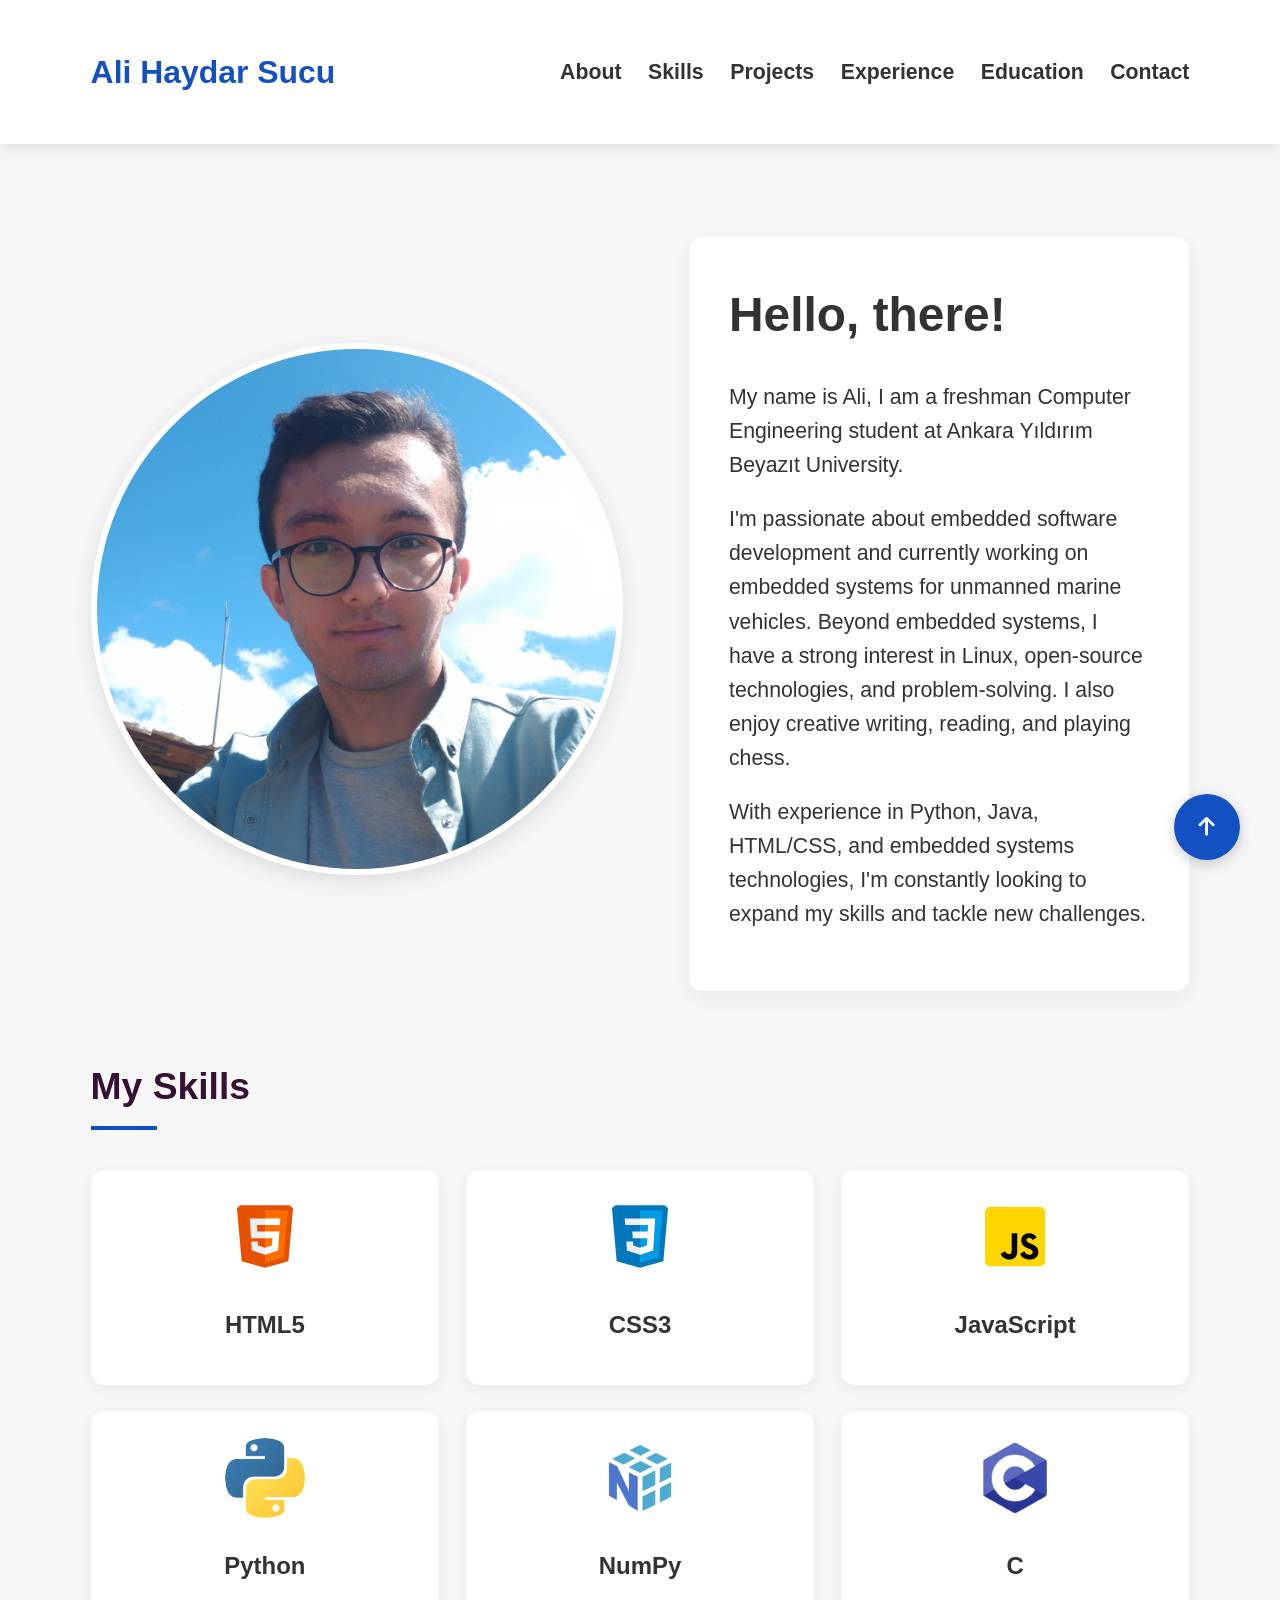
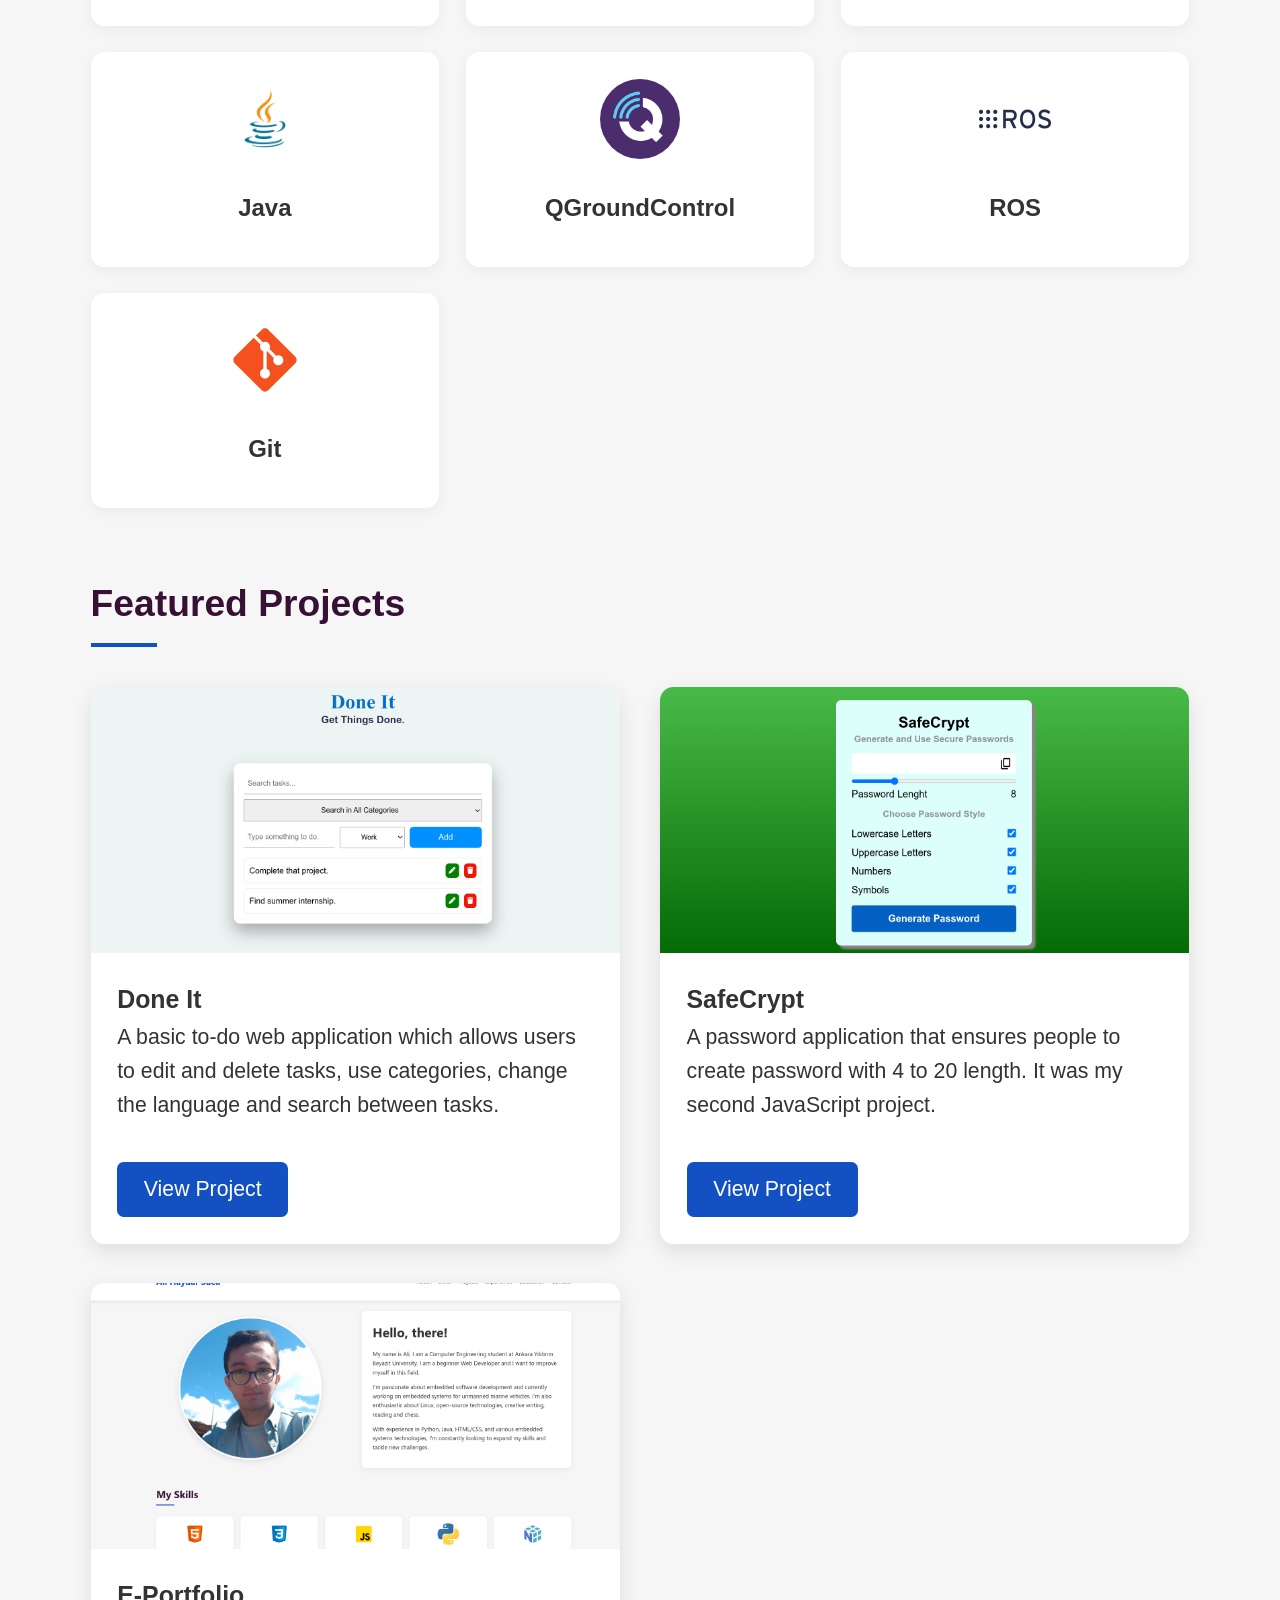
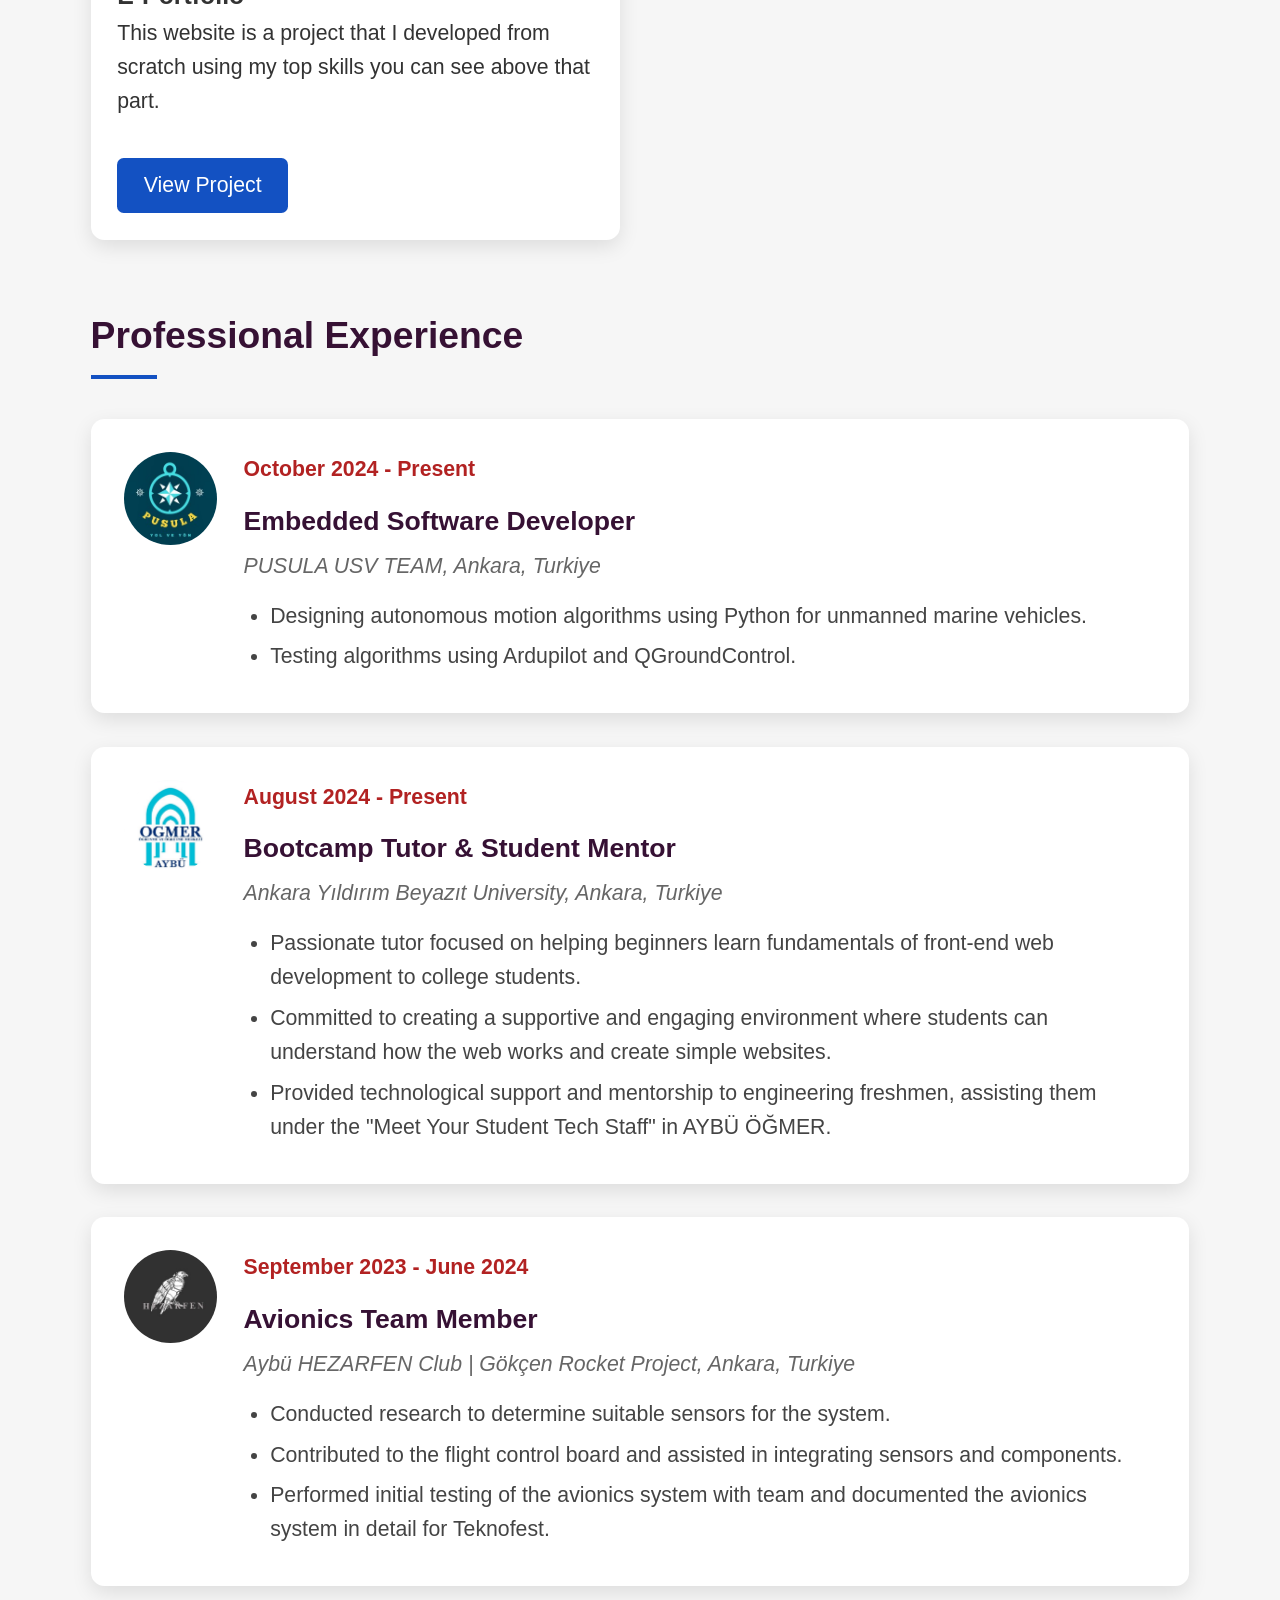
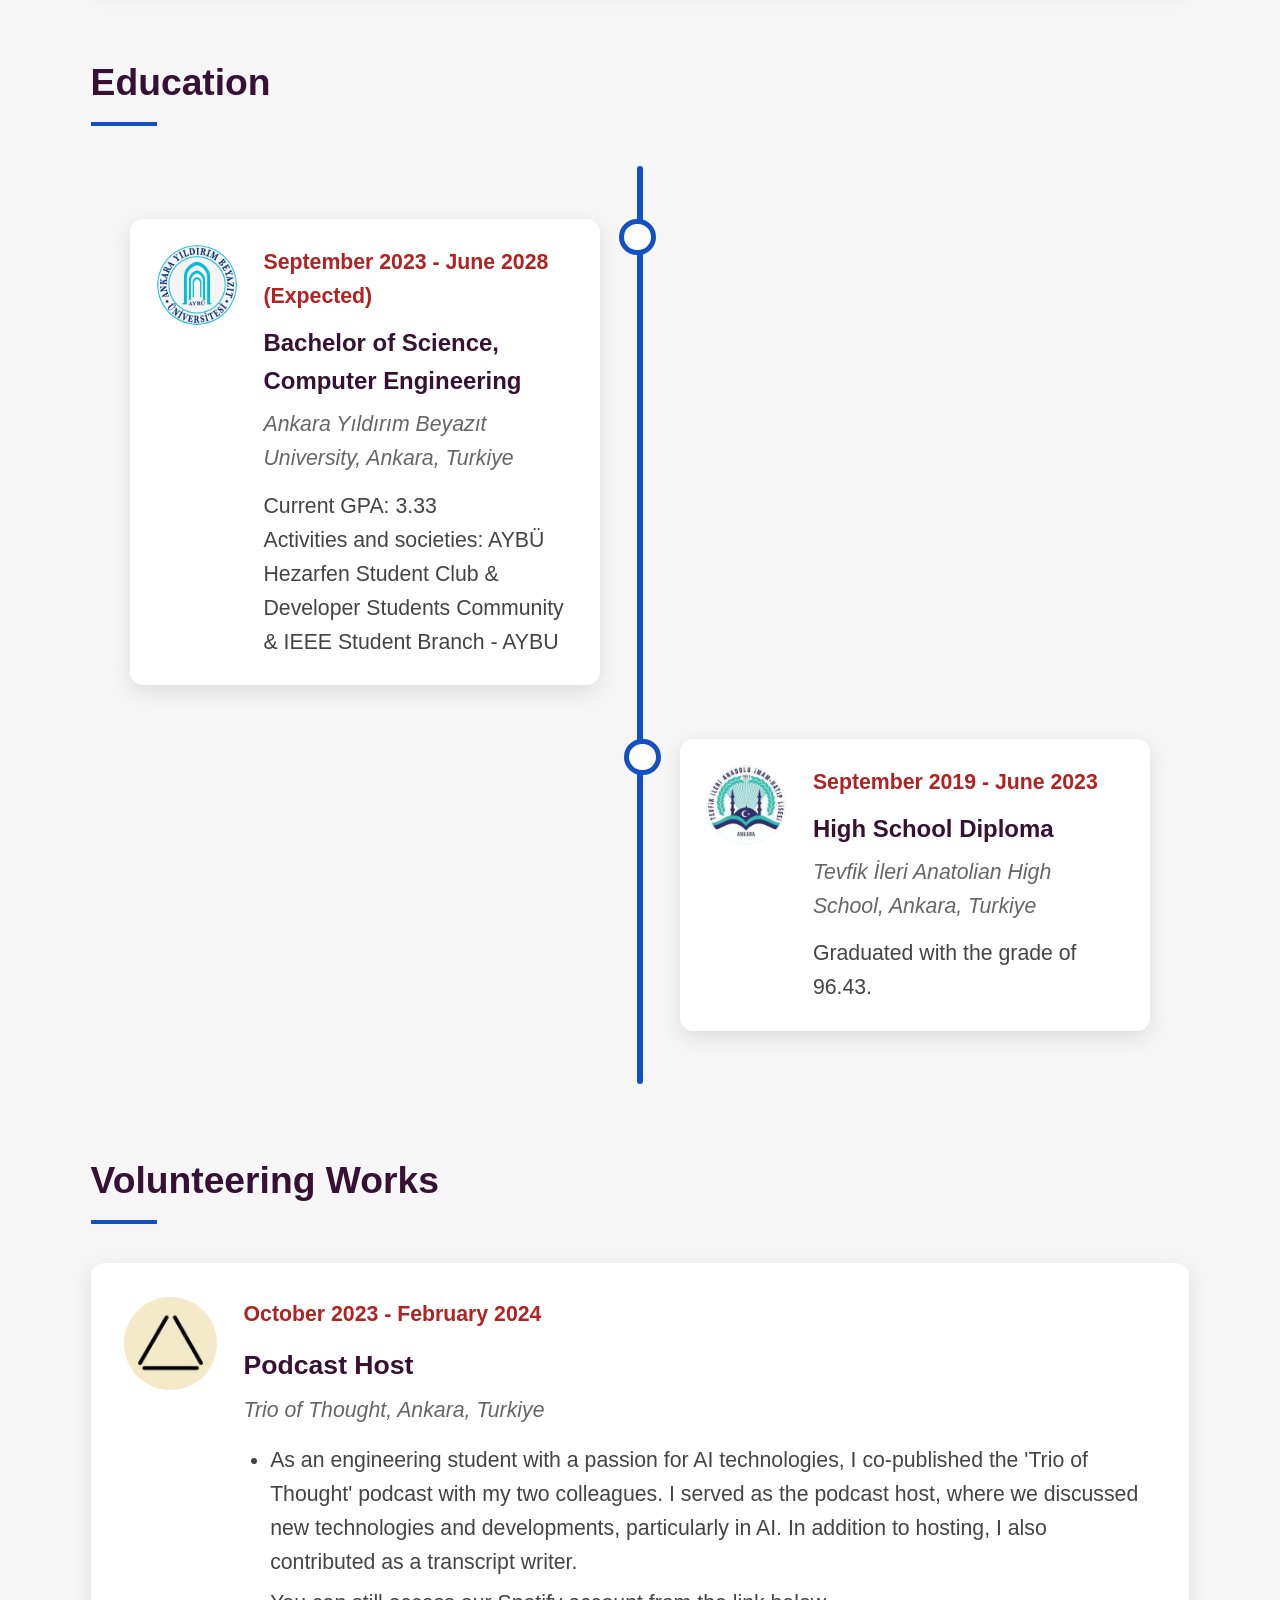
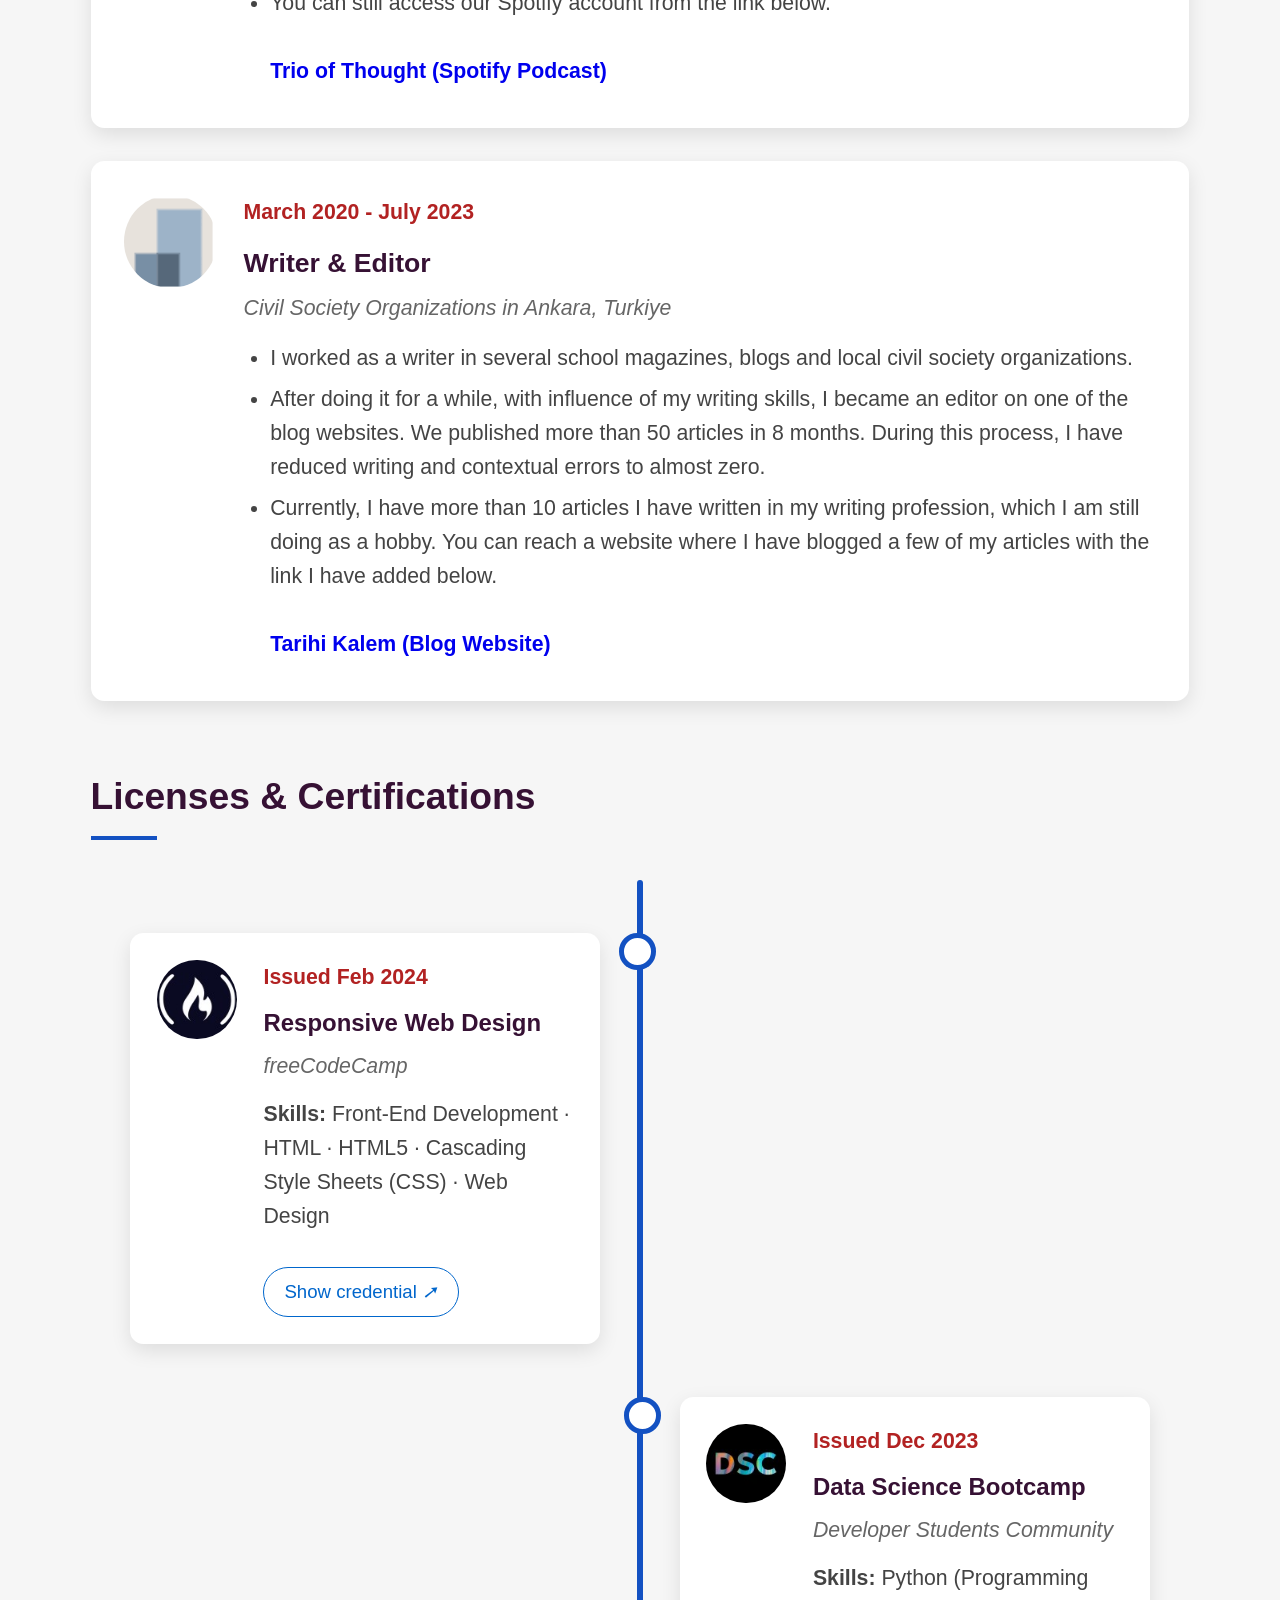
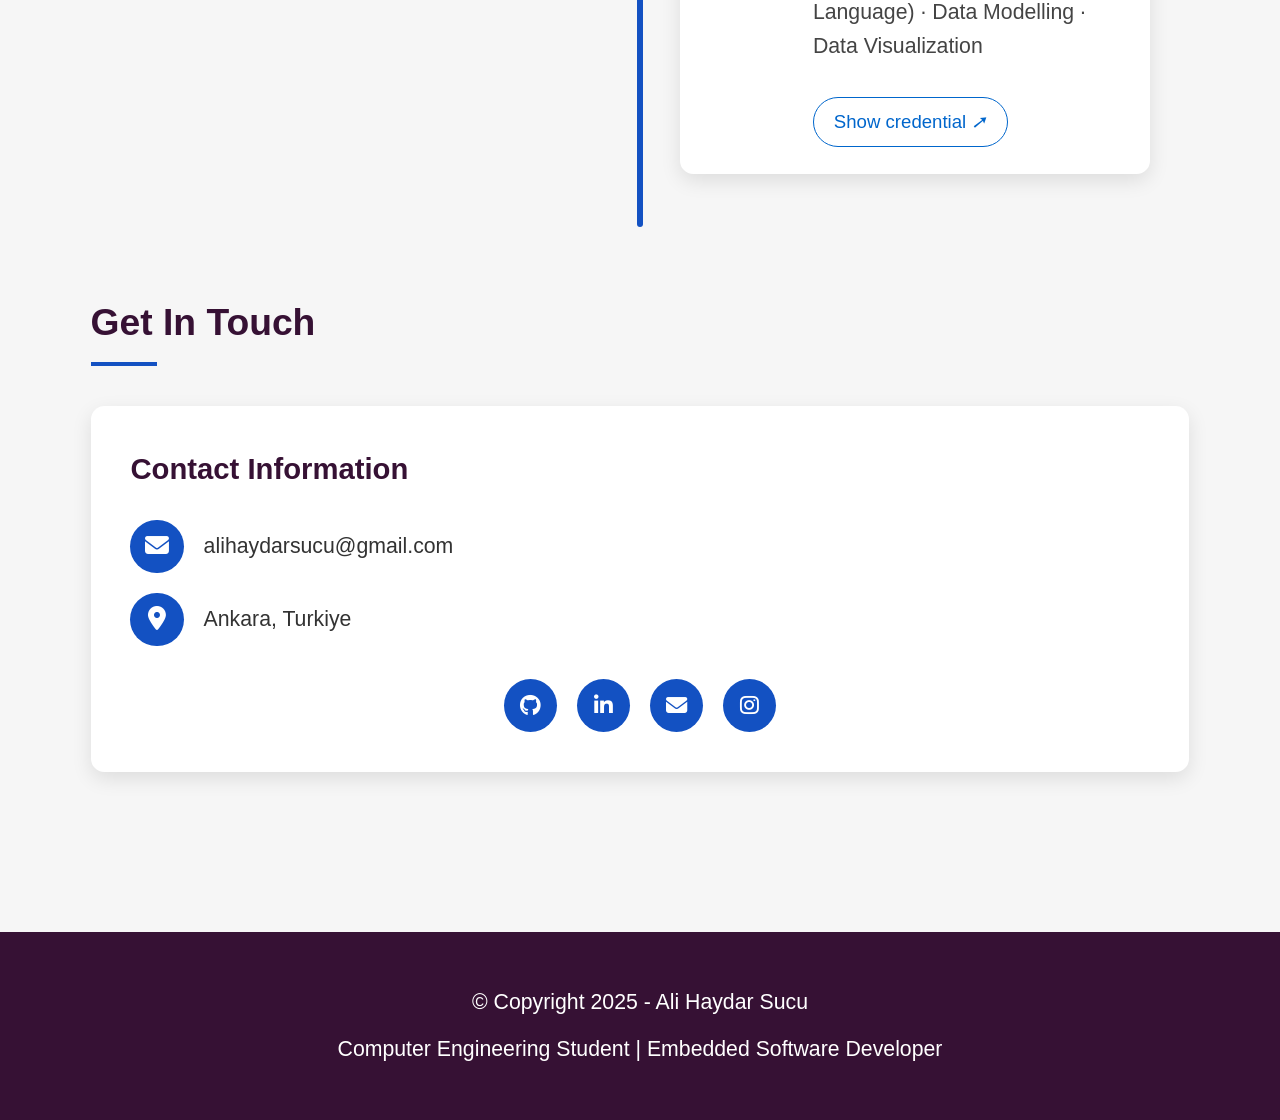
<file: index.html>
<!DOCTYPE html>
<html lang="en">
<head>
    <meta charset="UTF-8">
    <meta name="viewport" content="width=device-width, initial-scale=1.0">
    <title>Ali Haydar Sucu | Computer Engineering Student</title>
    <link rel="stylesheet" href="https://cdnjs.cloudflare.com/ajax/libs/font-awesome/6.4.0/css/all.min.css">
    <link rel="stylesheet" href="style.css">
    <link rel="preload" href="Images/Profile.jpg" as="image">
    <link rel="icon" type="image/x-icon" href="/Images/Icons/favicon.ico">
</head>
<body>
    <header>
        <div class="container">
            <nav>
                <div class="logo">
                    <a href="#">Ali Haydar Sucu</a>
                </div>
                <div class="hamburger-menu">
                    <div class="bar"></div>
                    <div class="bar"></div>
                    <div class="bar"></div>
                </div>
                <div class="nav-links">
                    <a href="#about"><b>About</b></a>
                    <a href="#skills"><b>Skills</b></a>
                    <a href="#projects"><b>Projects</b></a>
                    <a href="#experience"><b>Experience</b></a>
                    <a href="#education"><b>Education</b></a>
                    <a href="#contact"><b>Contact</b></a>
                </div>
            </nav>
        </div>
    </header>

    <main class="container">
        <section id="about" class="hero">
            <div class="hero-image">
                <img src="Images/Profile.jpg" alt="Ali Haydar Sucu">
            </div>
            <div class="hero-content">
                <h1>Hello, there!</h1>
                <p>My name is Ali, I am a freshman Computer Engineering student at Ankara Yıldırım Beyazıt University.</p>
                <p>I'm passionate about embedded software development and currently working on embedded systems for unmanned marine vehicles. Beyond embedded systems, 
                    I have a strong interest in Linux, open-source technologies, and problem-solving. I also enjoy creative writing, reading, and playing chess.</p>
                <p>With experience in Python, Java, HTML/CSS, and embedded systems technologies, I'm constantly looking to expand my skills and tackle new challenges.</p>
            </div>
        </section>

        <section id="skills">
            <h2 class="section-title">My Skills</h2>
            <div class="skills-container">
                <div class="skill-card">
                    <img src="Images/Icons/icons8-html-5.svg" alt="HTML5">
                    <h3>HTML5</h3>
                </div>
                <div class="skill-card">
                    <img src="Images/Icons/icons8-css3.svg" alt="CSS3">
                    <h3>CSS3</h3>
                </div>
                <div class="skill-card">
                    <img src="Images/Icons/icons8-javascript.svg" alt="JavaScript">
                    <h3>JavaScript</h3>
                </div>
                <div class="skill-card python">
                    <img src="Images/Icons/python.webp" alt="Python">
                    <h3>Python</h3>
                </div>
                <div class="skill-card">
                    <img src="Images/Icons/numpy.png" alt="NumPy">
                    <h3>NumPy</h3>
                </div>
                <div class="skill-card">
                    <img src="Images/Icons/C.png" alt="C">
                    <h3>C</h3>
                </div>
                <div class="skill-card">
                    <img src="Images/Icons/java.jpg" alt="Java">
                    <h3>Java</h3>
                </div>
                <div class="skill-card">
                    <img src="Images/Icons/qgroundcontrol.png" alt="QGroundControl">
                    <h3>QGroundControl</h3>
                </div>
                <div class="skill-card">
                    <img src="Images/Icons/ros.png" alt="ROS">
                    <h3>ROS</h3>
                </div>
                <div class="skill-card">
                    <img src="Images/Icons/icons8-git.svg" alt="Git">
                    <h3>Git</h3>
                </div>
            </div>
        </section>

        <section id="projects">
            <h2 class="section-title">Featured Projects</h2>
            <div class="projects-container">
                <div class="project-card">
                    <div class="project-image">
                        <img src="Images/Projects/DoneIt.png" alt="Done It Project">
                    </div>
                    <div class="project-content">
                        <h3>Done It</h3>
                        <p>A basic to-do web application which allows users to edit and delete tasks, use categories, change the language and search between tasks.</p>
                        <div class="project-link-container">
                            <a href="https://github.com/alihaydarsucu/DoneIt.github.io" class="project-link">View Project</a>
                        </div>
                    </div>
                </div>
                <div class="project-card">
                    <div class="project-image">
                        <img src="Images/Projects/SafeCrypt.png" alt="SafeCrypt Project">
                    </div>
                    <div class="project-content">
                        <h3>SafeCrypt</h3>
                        <p>A password application that ensures people to create password with 4 to 20 length. It was my second JavaScript project.</p>
                        <div class="project-link-container">
                            <a href="https://github.com/alihaydarsucu/SafeCrypt.github.io" class="project-link">View Project</a>
                        </div>
                    </div>
                </div>
                <div class="project-card">
                    <div class="project-image">
                        <img src="Images/Projects/Portfolio.png" alt="Portfolio Website">
                    </div>
                    <div class="project-content">
                        <h3>E-Portfolio</h3>
                        <p>This website is a project that I developed from scratch using my top skills you can see above that part.</p>
                        <div class="project-link-container">
                            <a href="https://github.com/alihaydarsucu/portfolio" class="project-link">View Project</a>
                    
                        </div>
                    </div>
                </div>
            </div>
        </section>

        <section id="experience">
            <h2 class="section-title">Professional Experience</h2>
            <div class="experience-container">
                <div class="experience-card">
                    <div class="experience-logo">
                        <img src="Images/Places/pusulausv.jpeg" alt="PUSULA USV TEAM Logo">
                    </div>
                    <div class="experience-content">
                        <div class="experience-date">October 2024 - Present</div>
                        <h3 class="experience-title">Embedded Software Developer</h3>
                        <p class="experience-subtitle">PUSULA USV TEAM, Ankara, Turkiye</p>
                        <div class="experience-details">
                            <ul>
                                <li>Designing autonomous motion algorithms using Python for unmanned marine vehicles.</li>
                                <li>Testing algorithms using Ardupilot and QGroundControl.</li>
                            </ul>
                        </div>
                    </div>
                </div>
                
                <div class="experience-card">
                    <div class="experience-logo">
                        <img src="Images/Places/ogmer.png" alt="AYBU Ogmer Logo">
                    </div>
                    <div class="experience-content">
                        <div class="experience-date">August 2024 - Present</div>
                        <h3 class="experience-title">Bootcamp Tutor & Student Mentor</h3>
                        <p class="experience-subtitle">Ankara Yıldırım Beyazıt University, Ankara, Turkiye</p>
                        <div class="experience-details">
                            <ul>
                                <li>Passionate tutor focused on helping beginners learn fundamentals of 
                                    front-end web development to college students.</li>
                                <li>Committed to creating a supportive and engaging environment where 
                                    students can understand how the web works and create simple websites.</li>
                                <li>Provided technological support and mentorship to engineering freshmen, 
                                    assisting them under the "Meet Your Student Tech Staff" in AYBÜ ÖĞMER.</li>
                            </ul>
                        </div>
                    </div>
                </div>
                
                <div class="experience-card">
                    <div class="experience-logo">
                        <img src="Images/Places/hezarfen.jpeg" alt="Hezarfen Club Logo">
                    </div>
                    <div class="experience-content">
                        <div class="experience-date">September 2023 - June 2024</div>
                        <h3 class="experience-title">Avionics Team Member</h3>
                        <p class="experience-subtitle">Aybü HEZARFEN Club | Gökçen Rocket Project, Ankara, Turkiye</p>
                        <div class="experience-details">
                            <ul>
                                <li>Conducted research to determine suitable sensors for the system.</li>
                                <li>Contributed to the flight control board and assisted 
                                    in integrating sensors and components.</li>
                                <li>Performed initial testing of the avionics 
                                    system with team and documented the avionics system in detail for Teknofest.</li>
                            </ul>
                        </div>
                    </div>
                </div>
            </div>
        </section>

        <section id="education">
            <h2 class="section-title">Education</h2>
            <div class="timeline-container">
                <div class="timeline-item">
                    <div class="timeline-card">
                        <div class="timeline-logo">
                            <img src="Images/Places/aybü-logo.webp" alt="AYBÜ Logo">
                        </div>
                        <div class="timeline-content">
                            <div class="timeline-date">September 2023 - June 2028 (Expected)</div>
                            <h3 class="timeline-title">Bachelor of Science, Computer Engineering</h3>
                            <p class="timeline-subtitle">Ankara Yıldırım Beyazıt University, Ankara, Turkiye</p>
                            <p class="timeline-details">
                                Current GPA: 3.33
                            </p>
                            <p class="timeline-details">
                                Activities and societies: AYBÜ Hezarfen Student Club & Developer Students Community & IEEE Student Branch - AYBU
                            </p>
                        </div>
                    </div>
                </div>
                
                <div class="timeline-item">
                    <div class="timeline-card">
                        <div class="timeline-logo">
                            <img src="Images/Places/tevfikileriaihl.jpeg" alt="High School Logo">
                        </div>
                        <div class="timeline-content">
                            <div class="timeline-date">September 2019 - June 2023</div>
                            <h3 class="timeline-title">High School Diploma</h3>
                            <p class="timeline-subtitle">Tevfik İleri Anatolian High School, Ankara, Turkiye</p>
                            <p class="timeline-details">
                                Graduated with the grade of 96.43.
                            </p>
                        </div>
                    </div>
                </div>
            </div>
        </section>

        <section id="volunteering">
            <h2 class="section-title">Volunteering Works</h2>
            <div class="experience-container">
                <div class="experience-card">
                    <div class="experience-logo">
                        <img src="Images/Places/toft.jpeg" alt="Trio of Thought Logo">
                    </div>
                    <div class="experience-content">
                        <div class="experience-date">October 2023 - February 2024</div>
                        <h3 class="experience-title">Podcast Host</h3>
                        <p class="experience-subtitle">Trio of Thought, Ankara, Turkiye</p>
                        <div class="experience-details">
                            <ul>
                                <li>As an engineering student with a passion for AI technologies, 
                                    I co-published the 'Trio of Thought' podcast with my two colleagues. 
                                    I served as the podcast host, where we discussed new technologies and developments, particularly in AI. 
                                    In addition to hosting, I also contributed as a transcript writer.</li>
                                <li>You can still access our Spotify account from the link below.
                                    <br><br> <a href="https://open.spotify.com/show/5e7U7UMTUi8K9n11wK9nmM"><b>Trio of Thought (Spotify Podcast)</b></a>
                                </li>
                            </ul>
                        </div>
                    </div>
                </div>
                
                <div class="experience-card">
                    <div class="experience-logo">
                        <img src="Images/Places/blank.png" alt="Anonymous Logo">
                    </div>
                    <div class="experience-content">
                        <div class="experience-date">March 2020 - July 2023</div>
                        <h3 class="experience-title">Writer & Editor</h3>
                        <p class="experience-subtitle">Civil Society Organizations in Ankara, Turkiye</p>
                        <div class="experience-details">
                            <ul>
                                <li>I worked as a writer in several school magazines, 
                                    blogs and local civil society organizations.</li>
                                <li>After doing it for a while, with influence of  my writing skills, 
                                    I became an editor on one of the blog websites. We published more than 
                                    50 articles in 8 months. During this process, I have reduced writing and 
                                    contextual errors to almost zero.</li>
                                <li>Currently, I have more than 10 articles I have written in my writing profession, 
                                    which I am still doing as a hobby. You can reach a website where 
                                    I have blogged a few of my articles with the link I have added below.
                                    <br><br> <a href="https://tarihikalem.wordpress.com/"> <b>Tarihi Kalem (Blog Website)</b></a></li>
                            </ul>
                        </div>
                    </div>
                </div>
            </div>
        </section>

        <section id="licenses-certifications">
            <h2 class="section-title">Licenses & Certifications</h2>
            <div class="timeline-container">
                <div class="timeline-item">
                    <div class="timeline-card">
                        <div class="timeline-logo">
                            <img src="Images/Licenses/freeCodeCamp.jpeg" alt="freeCodeCamp Logo">
                        </div>
                        <div class="timeline-content">
                            <div class="timeline-date">Issued Feb 2024</div>
                            <h3 class="timeline-title">Responsive Web Design</h3>
                            <p class="timeline-subtitle">freeCodeCamp</p>
                            <p class="timeline-details">
                                <b>Skills:</b> Front-End Development · HTML · HTML5 · Cascading Style Sheets (CSS) · Web Design
                            </p>
                            <br>
                            <a href="https://www.freecodecamp.org/certification/alihaydarsucu/responsive-web-design" class="credential-link">Show credential <i class="credential-icon">➚</i></a>
                        </div>
                    </div>
                </div>
                
                <div class="timeline-item">
                    <div class="timeline-card">
                        <div class="timeline-logo">
                            <img src="Images/Licenses/developer_students_community.jpeg" alt="Developer Students Community Logo">
                        </div>
                        <div class="timeline-content">
                            <div class="timeline-date">Issued Dec 2023</div>
                            <h3 class="timeline-title">Data Science Bootcamp</h3>
                            <p class="timeline-subtitle">Developer Students Community</p>
                            <p class="timeline-details">
                                <b>Skills:</b> Python (Programming Language) · Data Modelling · Data Visualization
                            </p>
                            <br>
                            <a href="https://credsverse.com/credentials/68cd1cdc-0d63-4095-a93c-3523b0d87402" class="credential-link">Show credential <i class="credential-icon">➚</i></a>
                        </div>
                    </div>
                </div>
            </div>
        </section>
        

        <section id="contact">
            <h2 class="section-title">Get In Touch</h2>
            <div class="contact-container">
                <div class="contact-info">
                    <h3>Contact Information</h3>
                    <div class="contact-item">
                        <div class="contact-icon">
                            <i class="fas fa-envelope"></i>
                        </div>
                        <div class="contact-text">alihaydarsucu@gmail.com</div>
                    </div>
                    <div class="contact-item">
                        <div class="contact-icon">
                            <i class="fas fa-map-marker-alt"></i>
                        </div>
                        <div class="contact-text">Ankara, Turkiye</div>
                    </div>
                    <div class="social-links">
                        <a href="https://github.com/alihaydarsucu" class="social-link" target="_blank">
                            <i class="fab fa-github"></i>
                        </a>
                        <a href="https://linkedin.com/in/ali-haydar-sucu" class="social-link" target="_blank">
                            <i class="fab fa-linkedin-in"></i>
                        </a>
                        <a href="mailto:alihaydarsucu@gmail.com" class="social-link">
                            <i class="fas fa-envelope"></i>
                        </a>
                        <a href="https://instagram.com/alihaydarsucu" class="social-link" target="_blank">
                            <i class="fab fa-instagram"></i>
                        </a>
                    </div>
                </div>
            </div>
        </section>

    </main>

    <footer>
        <div class="footer-content">
            <p>&copy; Copyright 2025 - Ali Haydar Sucu</p>
            <p>Computer Engineering Student | Embedded Software Developer</p>
        </div>
    </footer>

    <a href="#" class="back-to-top">
        <i class="fas fa-arrow-up"></i>
    </a>
</body>
<script src="script.js"></script>
</html>
</file>
<file: style.css>
:root {
    --light-gray: #F6F6F6;
    --red: #B22222;
    --blue: #1351C2;
    --dark-purple: #361134;
    --orange: #EE964B;
}

* {
    margin: 0;
    padding: 0;
    box-sizing: border-box;
    font-family: 'Segoe UI', Tahoma, Geneva, Verdana, sans-serif;
    scroll-behavior: smooth;
}

body {
    background-color: var(--light-gray);
    color: #333;
    line-height: 1.6;
    zoom: 1.33;
}

.container {
    width: 90%;
    max-width: 1200px;
    margin: 0 auto;
    padding: 20px;
}

/* Header */
header {
    background-color: white;
    box-shadow: 0 2px 10px rgba(0, 0, 0, 0.1);
    position: sticky;
    top: 0;
    z-index: 100;
}

nav {
    display: flex;
    justify-content: space-between;
    align-items: center;
    padding: 15px 0;
}

.logo a {
    font-size: 24px;
    font-weight: 700;
    color: var(--blue);
    text-decoration: none;
}

.nav-links {
    display: flex;
    gap: 20px;
    align-items: center;
}

.nav-links a {
    text-decoration: none;
    color: #333;
    font-weight: 500;
    transition: color 0.3s;
}

.nav-links a:hover {
    color: var(--orange);
}



.top-button {
    width: 30px;
    height: 30px;
    background: var(--blue);
    color: white;
    border-radius: 50%;
    display: flex;
    align-items: center;
    justify-content: center;
    text-decoration: none;
    margin-left: 10px;
    transition: background 0.3s;
}

.top-button:hover {
    background: var(--dark-purple);
}

/* Hero Section */
.hero {
    display: flex;
    align-items: center;
    gap: 50px;
    margin: 50px 0;
}

.hero-image {
    flex: 1;
    text-align: center;
}

.hero-image img {
    width: 400px;
    height: 400px;
    border-radius: 50%;
    object-fit: cover;
    border: 5px solid white;
    box-shadow: 0 5px 15px rgba(0, 0, 0, 0.1);
}

.hero-content {
    flex: 1;
    background: white;
    padding: 30px;
    border-radius: 10px;
    box-shadow: 0 5px 15px rgba(0, 0, 0, 0.05);
}

.hero-content h1 {
    font-size: 36px;
    margin-bottom: 20px;
    color: #333;
}

.hero-content p {
    margin-bottom: 15px;
    font-size: 16px;
}

.section-title {
    font-size: 28px;
    margin: 50px 0 30px;
    position: relative;
    color: var(--dark-purple);
    padding-bottom: 10px;
}

.section-title::after {
    content: '';
    position: absolute;
    bottom: 0;
    left: 0;
    width: 50px;
    height: 3px;
    background: var(--blue);
}

/* Skills Section */
.skills-container {
    display: grid;
    grid-template-columns: repeat(auto-fill, minmax(200px, 1fr));
    gap: 20px;
}

.skill-card {
    background: white;
    padding: 20px;
    border-radius: 10px;
    text-align: center;
    box-shadow: 0 3px 10px rgba(0, 0, 0, 0.05);
    transition: transform 0.3s;
}

.skill-card:hover {
    transform: translateY(-5px);
}

.skill-card img {
    width: 60px;
    height: 60px;
    margin-bottom: 15px;
    border-radius: 50%;
    object-fit: cover;
}

.skill-card h3 {
    font-size: 18px;
    margin-bottom: 10px;
}

/* Projects Section */
.projects-container {
    display: grid;
    grid-template-columns: repeat(auto-fill, minmax(300px, 1fr));
    gap: 30px;
}

.project-card {
    display: flex;
    flex-direction: column;
    height: 100%; /* Ensure all cards have equal height */
    background: white;
    border-radius: 10px;
    overflow: hidden;
    box-shadow: 0 5px 15px rgba(0, 0, 0, 0.1);
    transition: transform 0.3s;
}

.project-content {
    display: flex;
    flex-direction: column;
    flex-grow: 1; /* Make content take up available space */
    padding: 20px;
}

.project-content p {
    margin-bottom: 15px;
    flex-grow: 1; /* Push the button to the bottom */
}

.project-link-container {
    margin-top: auto; /* Push the button to the bottom */
    display: flex;
    justify-content: flex-start; /* Align button to the left */
}

/* Adjust the button styles */
.project-link {
    display: inline-block;
    background: var(--blue);
    color: white;
    padding: 8px 20px;
    border-radius: 5px;
    text-decoration: none;
    font-weight: 500;
    transition: background 0.3s;
    margin-top: 15px; /* Space above the button */
    align-self: flex-start; /* Align to the left */
}

.project-link:hover {
    background: var(--dark-purple);
}

.project-image {
    height: 200px;
    overflow: hidden;
}

.project-image img {
    width: 100%;
    height: 100%;
    object-fit: cover;
    transition: transform 0.5s;
}

.project-card:hover  {
    transform: scale(1.05);
}



/* Experience Section */
.experience-card {
    background: white;
    border-radius: 10px;
    padding: 25px;
    margin-bottom: 25px;
    box-shadow: 0 5px 15px rgba(0, 0, 0, 0.1);
    transition: transform 0.3s;
    display: flex;
    gap: 20px;
}

.experience-card:hover {
    transform: translateY(-5px);
}

.experience-logo {
    width: 70px;
    height: 70px;
    min-width: 70px;
    border-radius: 50%;
    overflow: hidden;
    background: #f5f5f5;
    display: flex;
    align-items: center;
    justify-content: center;
}

.experience-logo img {
    width: 100%;
    height: 100%;
    object-fit: cover;
}

.experience-content {
    flex: 1;
}

.experience-date {
    color: var(--red);
    font-weight: 600;
    margin-bottom: 10px;
}

.experience-title {
    font-size: 20px;
    margin-bottom: 5px;
    color: var(--dark-purple);
}

.experience-subtitle {
    font-style: italic;
    color: #666;
    margin-bottom: 12px;
}

.experience-details {
    color: #444;
}

.experience-details ul {
    padding-left: 20px;
}

.experience-details li {
    margin-bottom: 5px;
}

.experience-details a {
    text-decoration: none;
}

.experience-details a:hover {
    color: var(--orange);
}
/* Timeline for Education and Certificates */
.timeline-container {
    position: relative;
    padding: 20px 0;
}

.timeline-container::before {
    content: '';
    position: absolute;
    width: 4px;
    background: var(--blue);
    top: 0;
    bottom: 0;
    left: 50%;
    margin-left: -2px;
    border-radius: 4px;
}

.timeline-item {
    padding: 20px 30px;
    position: relative;
    background: inherit;
    width: 50%;
    box-sizing: border-box;
}

.timeline-item:nth-child(odd) {
    left: 0;
}

.timeline-item:nth-child(even) {
    left: 50%;
}

.timeline-item::after {
    content: '';
    position: absolute;
    width: 20px;
    height: 20px;
    background: white;
    border: 4px solid var(--blue);
    top: 20px;
    border-radius: 50%;
    z-index: 1;
}

.timeline-item:nth-child(odd)::after {
    right: -12px;
}

.timeline-item:nth-child(even)::after {
    left: -12px;
}

.timeline-card {
    padding: 20px;
    background: white;
    border-radius: 10px;
    box-shadow: 0 5px 15px rgba(0, 0, 0, 0.1);
    transition: transform 0.3s;
    position: relative;
    display: flex;
    gap: 20px;
}

.timeline-card:hover {
    transform: translateY(-5px);
}

.timeline-logo {
    width: 60px;
    height: 60px;
    min-width: 60px;
    border-radius: 50%;
    overflow: hidden;
    background: #f5f5f5;
    display: flex;
    align-items: center;
    justify-content: center;
}

.timeline-logo img {
    width: 100%;
    height: 100%;
    object-fit: cover;
}

.timeline-content {
    flex: 1;
}

.timeline-date {
    color: var(--red);
    font-weight: 600;
    margin-bottom: 8px;
}

.timeline-title {
    font-size: 18px;
    margin-bottom: 5px;
    color: var(--dark-purple);
}

.timeline-subtitle {
    font-style: italic;
    color: #666;
    margin-bottom: 10px;
}

.timeline-details {
    color: #444;
}

.credential-link {
    display: inline-block;
    color: #0066cc;
    text-decoration: none;
    border: 1px solid #0066cc;
    padding: 7px 15px;
    border-radius: 20px;
    font-size: 14px;
    transition: all 0.3s;
}
    
.credential-link:hover {
    background: #0066cc;
    color: white;
}


/* Regular Card Container */
.card-container {
    display: grid;
    grid-template-columns: repeat(auto-fill, minmax(300px, 1fr));
    gap: 30px;
}

.card {
    background: white;
    border-radius: 10px;
    padding: 25px;
    box-shadow: 0 5px 15px rgba(0, 0, 0, 0.1);
    transition: transform 0.3s;
    display: flex;
    flex-direction: column;
}

.card:hover {
    transform: translateY(-5px);
}

.card-logo {
    width: 60px;
    height: 60px;
    border-radius: 50%;
    overflow: hidden;
    background: #f5f5f5;
    margin-bottom: 15px;
    display: flex;
    align-items: center;
    justify-content: center;
    align-self: center;
}

.card-logo img {
    width: 100%;
    height: 100%;
    object-fit: cover;
}

.card-date {
    color: var(--red);
    font-weight: 600;
    margin-bottom: 10px;
}

.card-title {
    font-size: 20px;
    margin-bottom: 5px;
    color: var(--dark-purple);
}

.card-subtitle {
    font-style: italic;
    color: #666;
    margin-bottom: 12px;
}

.card-content {
    color: #444;
}

/* Contact Section */
.contact-container {
    display: flex;
    flex-wrap: wrap;
    gap: 30px;
    margin-top: 20px;
}

.contact-info {
    flex: 1;
    min-width: 300px;
    background: white;
    padding: 30px;
    border-radius: 10px;
    box-shadow: 0 5px 15px rgba(0, 0, 0, 0.1);
}

.contact-info h3 {
    font-size: 22px;
    margin-bottom: 20px;
    color: var(--dark-purple);
}

.contact-item {
    display: flex;
    align-items: center;
    margin-bottom: 15px;
}

.contact-icon {
    width: 40px;
    height: 40px;
    background: var(--blue);
    border-radius: 50%;
    display: flex;
    align-items: center;
    justify-content: center;
    margin-right: 15px;
}

.contact-icon i {
    color: white;
    font-size: 18px;
}

.contact-text {
    font-size: 16px;
}

.social-links {
    display: flex;
    justify-content: center;
    gap: 15px;
    margin-top: 25px;
}

.social-link {
    width: 40px;
    height: 40px;
    border-radius: 50%;
    background: var(--blue);
    display: flex;
    align-items: center;
    justify-content: center;
    color: white;
    text-decoration: none;
    transition: background 0.3s;
}

.social-link:hover {
    background: var(--dark-purple);
}

/* Footer */
footer {
    background: var(--dark-purple);
    color: white;
    padding: 30px 0;
    margin-top: 100px;
    text-align: center;
}

.footer-content {
    max-width: 800px;
    margin: 0 auto;
}

.footer-content p {
    margin: 10px 0;
}

.back-to-top {
    position: fixed;
    bottom: 30px;
    right: 30px;
    width: 50px;
    height: 50px;
    background: var(--blue);
    color: white;
    border-radius: 50%;
    display: flex;
    align-items: center;
    justify-content: center;
    text-decoration: none;
    box-shadow: 0 3px 10px rgba(0, 0, 0, 0.2);
    transition: background 0.3s;
}

.back-to-top:hover {
    background: var(--orange);
}

.hamburger-menu {
    display: none;
    flex-direction: column;
    justify-content: space-between;
    width: 30px;
    height: 21px;
    cursor: pointer;
    z-index: 200;
}

.bar {
    height: 3px;
    width: 100%;
    background-color: var(--blue);
    border-radius: 3px;
    transition: all 0.3s ease;
}

/* General Responsiveness Adjustments */
@media screen and (max-width: 1200px) {
    body {
        zoom: 1; /* Reset zoom for better responsiveness */
    }
    
    .container {
        width: 95%;
    }
}

/* Tablet and Medium Screens */
@media screen and (max-width: 992px) {
    /* Navigation adjustments */
    .nav-links {
        gap: 15px;
        font-size: 14px;
    }
    
    /* Hero section */
    .hero {
        flex-direction: column;
        text-align: center;
        gap: 30px;
    }
    
    .hero-image img {
        width: 300px;
        height: 300px;
    }
    
    /* Timeline adjustments */
    .timeline-container::before {
        left: 20px;
    }
    
    .timeline-item {
        width: 100%;
        padding-left: 50px;
    }
    
    .timeline-item:nth-child(even) {
        left: 0;
    }
    
    .timeline-item:nth-child(odd)::after,
    .timeline-item:nth-child(even)::after {
        left: 10px;
    }
}

/* Small Tablets */
@media screen and (max-width: 768px) {
    /* Header adjustments */
    @media screen and (max-width: 768px) {
        .hamburger-menu {
            display: flex;
        }
        
        nav {
            flex-direction: row;
            justify-content: space-between;
            padding: 15px 0;
        }
        
        .nav-links {
            position: fixed;
            background-color: white;
            top: 0;
            right: -100%;
            width: 70%;
            height: 100%;
            flex-direction: column;
            align-items: center;
            justify-content: flex-start;
            padding-top: 80px;
            transition: right 0.3s ease;
            box-shadow: -5px 0 15px rgba(0, 0, 0, 0.1);
            z-index: 100;
        }
        
        .nav-links.active {
            right: 0;
        }
        
        .nav-links a {
            margin: 15px 0;
            font-size: 18px;
        }
        
        .hamburger-menu.active .bar:nth-child(1) {
            transform: translateY(9px) rotate(45deg);
        }
        
        .hamburger-menu.active .bar:nth-child(2) {
            opacity: 0;
        }
        
        .hamburger-menu.active .bar:nth-child(3) {
            transform: translateY(-9px) rotate(-45deg);
        }
        
        body.menu-open {
            overflow: hidden;
        }
    }
    
    /* Projects container */
    .projects-container {
        grid-template-columns: repeat(auto-fill, minmax(250px, 1fr));
    }
    
    /* Experience cards */
    .experience-card {
        flex-direction: column;
        align-items: center;
        text-align: center;
    }
    
    .experience-logo {
        margin-bottom: 15px;
    }
    
    /* Timeline cards */
    .timeline-card {
        flex-direction: column;
        align-items: center;
        text-align: center;
    }
}

/* Mobile Devices */
@media screen and (max-width: 576px) {
    /* Section titles */
    .section-title {
        font-size: 24px;
    }
    
    /* Hero content */
    .hero-image img {
        width: 250px;
        height: 250px;
    }
    
    .hero-content h1 {
        font-size: 28px;
    }
    
    /* Skills grid */
    .skills-container {
        grid-template-columns: repeat(2, 1fr);
    }
    
    /* Projects container */
    .projects-container {
        grid-template-columns: 1fr;
    }
    
    /* Contact section */
    .contact-info {
        min-width: 100%;
    }
    
    /* Back to top button */
    .back-to-top {
        width: 40px;
        height: 40px;
        bottom: 20px;
        right: 20px;
    }
}

/* Extremely Small Devices */
@media screen and (max-width: 375px) {
    .nav-links {
        gap: 10px;
        font-size: 13px;
    }
    
    .hero-image img {
        width: 200px;
        height: 200px;
    }
    
    .skills-container {
        grid-template-columns: 1fr;
    }
    
    .experience-details ul,
    .timeline-details {
        padding-left: 10px;
    }
    
    .social-links {
        flex-wrap: wrap;
    }
}
</file>
